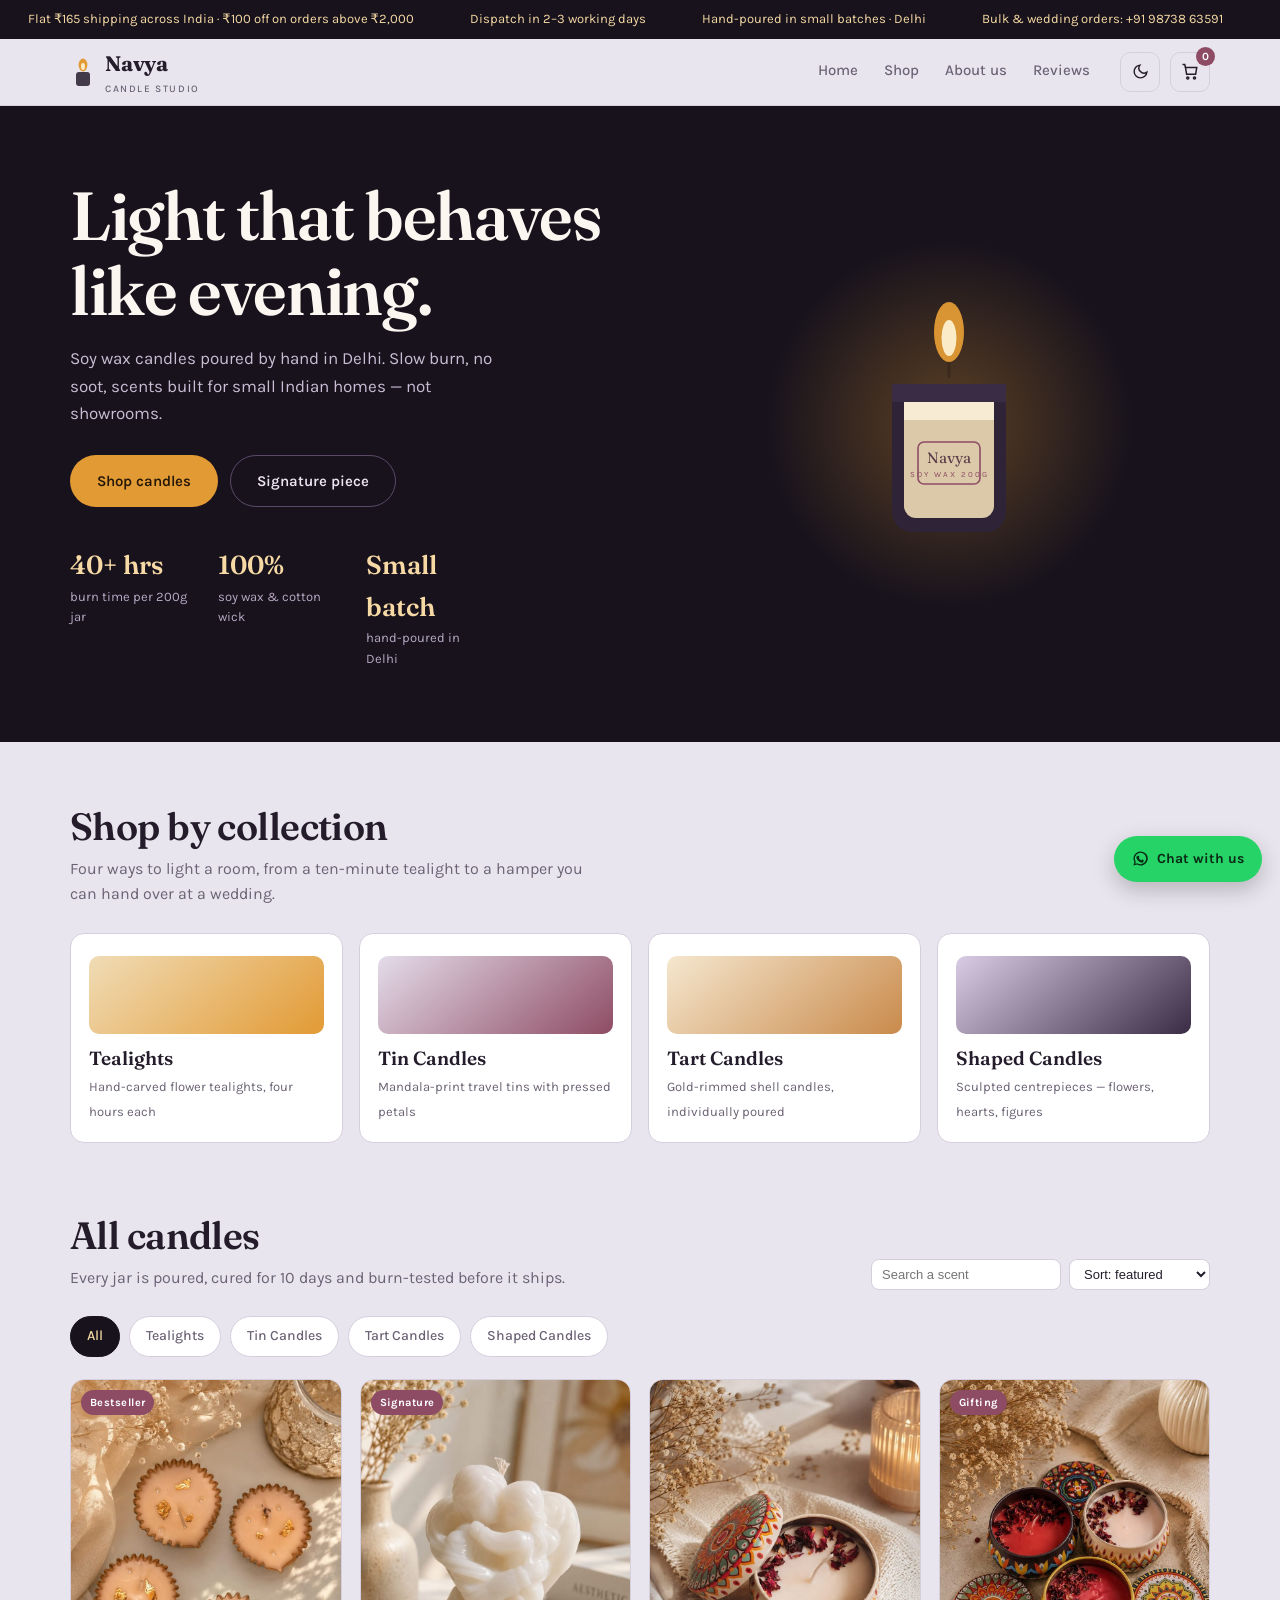
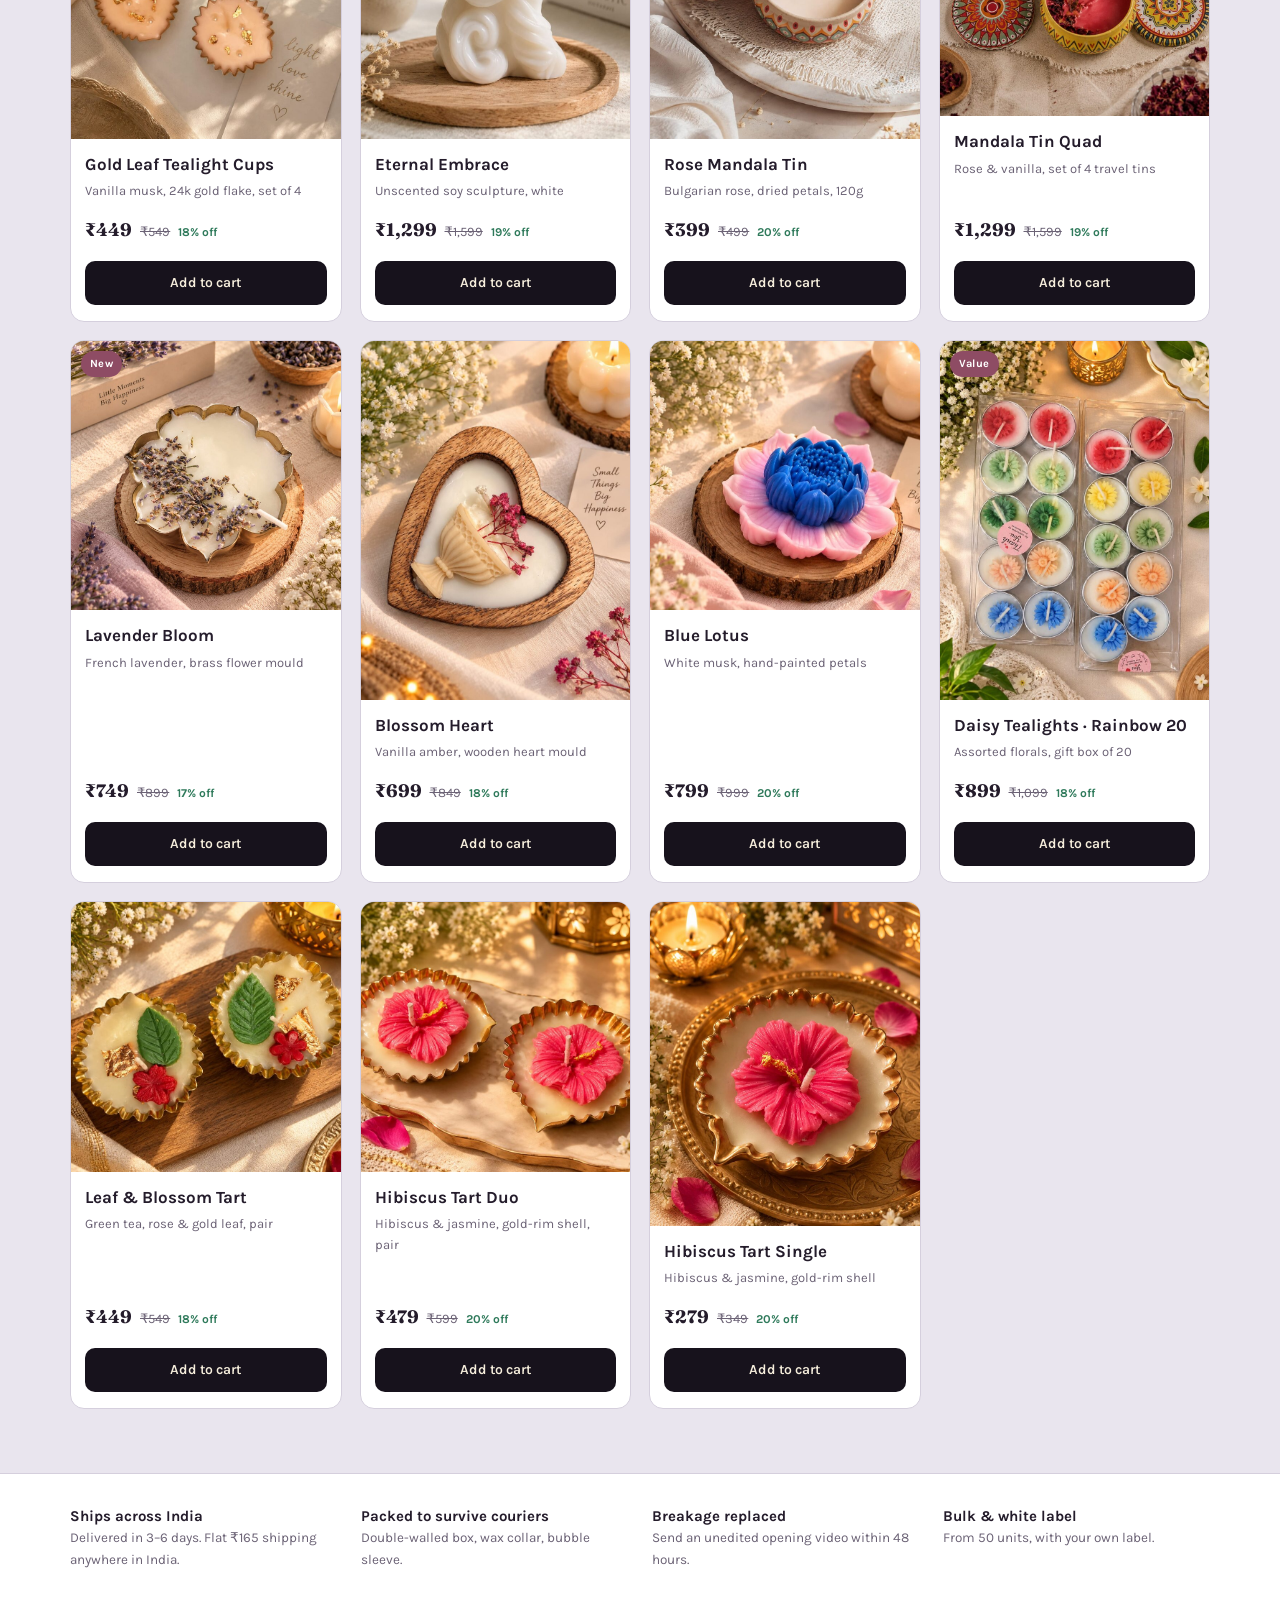
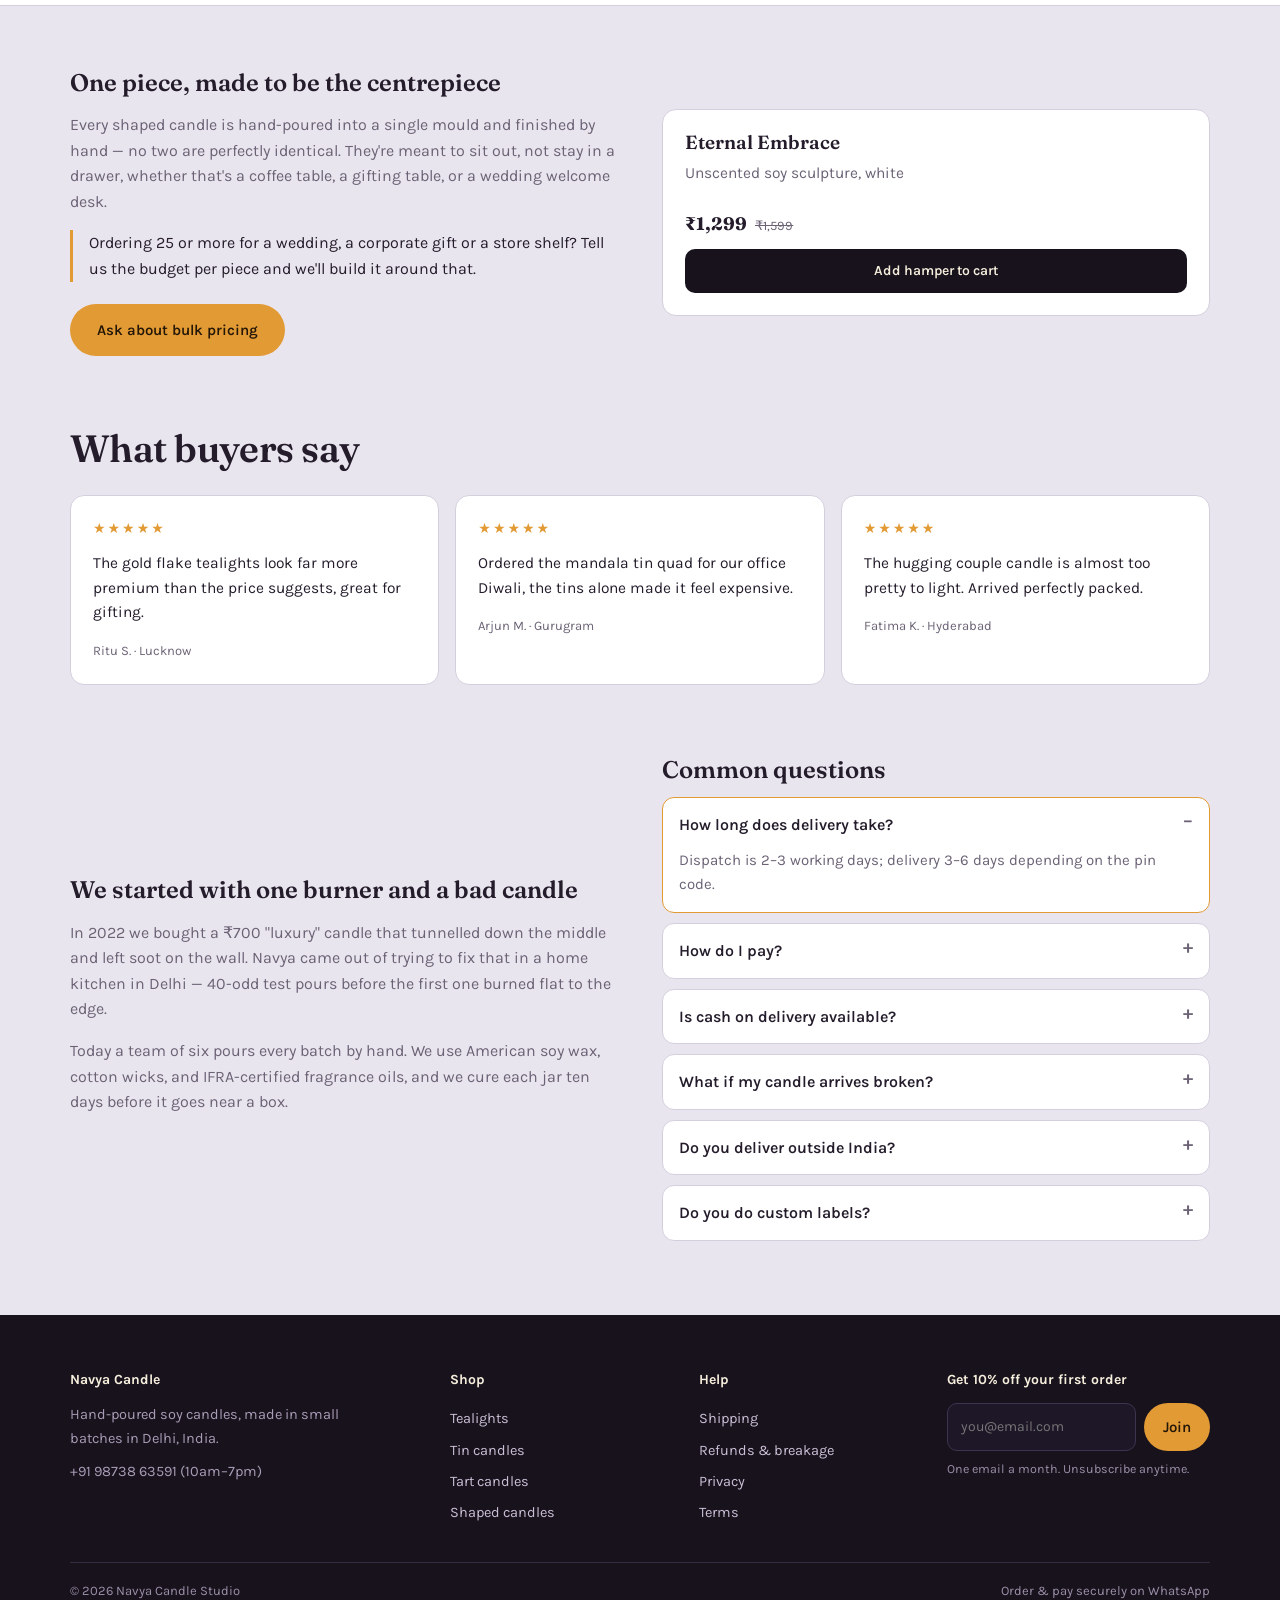
<file: index.html>
<!DOCTYPE html>
<html lang="en">
<head>
<meta charset="utf-8">
<meta name="viewport" content="width=device-width, initial-scale=1">
<title>Navya Candles — Hand-poured soy candles, made in India</title>
<meta name="description" content="Hand-poured soy wax candles, pillars, tealights and gift hampers. Clean burn, 40+ hours, shipped across India.">
<meta name="theme-color" content="#1E1728">
<meta property="og:type" content="website">
<meta property="og:title" content="Navya Candles — Hand-poured soy candles, made in India">
<meta property="og:description" content="Hand-poured soy wax candles, tealights, tins and shaped candles. Shipped across India.">
<meta property="og:image" content="images/eternal-embrace.jpg">
<link rel="icon" href="favicon.svg" type="image/svg+xml">
<link rel="preconnect" href="https://fonts.googleapis.com">
<link rel="preconnect" href="https://fonts.gstatic.com" crossorigin>
<link href="https://fonts.googleapis.com/css2?family=Fraunces:opsz,wght@9..144,400;9..144,600;9..144,700&family=Karla:wght@400;500;600;700&display=swap" rel="stylesheet">
<link rel="stylesheet" href="styles.css">
</head>
<body>

<div class="ticker" aria-label="Store announcements">
  <div class="ticker__track">
    <span>Flat ₹165 shipping across India · ₹100 off on orders above ₹2,000</span><span>Dispatch in 2–3 working days</span><span>Hand-poured in small batches · Delhi</span><span data-if="phone">Bulk &amp; wedding orders: <span data-fill="phone"></span></span>
    <span>Flat ₹165 shipping across India · ₹100 off on orders above ₹2,000</span><span>Dispatch in 2–3 working days</span><span>Hand-poured in small batches · Delhi</span><span data-if="phone">Bulk &amp; wedding orders: <span data-fill="phone"></span></span>
  </div>
</div>

<header class="site">
  <div class="wrap bar">
    <a class="logo" href="#top">
      <svg width="26" height="30" viewBox="0 0 26 30" aria-hidden="true"><ellipse cx="13" cy="8" rx="4.4" ry="6.4" fill="#E29A34"/><ellipse cx="13" cy="9.5" rx="2" ry="3.4" fill="#FBEBC6"/><rect x="6" y="15" width="14" height="14" rx="3" fill="currentColor" opacity=".85"/></svg>
      <span>Navya<small>Candle Studio</small></span>
    </a>
    <button class="iconbtn burger" id="burger" aria-label="Open menu" aria-expanded="false">
      <svg width="18" height="14" viewBox="0 0 18 14" fill="none" stroke="currentColor" stroke-width="2"><path d="M0 1h18M0 7h18M0 13h18"/></svg>
    </button>
    <nav class="main" id="nav">
      <a href="#top">Home</a><a href="#shop">Shop</a><a href="#about">About us</a><a href="#reviews">Reviews</a>
    </nav>
    <div class="tools">
      <button class="iconbtn" id="themeBtn" aria-label="Switch theme">
        <svg width="17" height="17" viewBox="0 0 24 24" fill="none" stroke="currentColor" stroke-width="2"><path d="M21 12.8A9 9 0 1111.2 3a7 7 0 009.8 9.8z"/></svg>
      </button>
      <button class="iconbtn" id="cartBtn" aria-label="Open cart">
        <svg width="18" height="18" viewBox="0 0 24 24" fill="none" stroke="currentColor" stroke-width="2"><path d="M6 6h15l-1.5 9h-12z"/><circle cx="9" cy="20" r="1.4"/><circle cx="18" cy="20" r="1.4"/><path d="M6 6L5 2H2"/></svg>
        <span class="badge" id="cartCount" hidden>0</span>
      </button>
    </div>
  </div>
</header>

<main id="top">
  <div class="hero">
    <div class="wrap">
      <div>
        <h1>Light that behaves<br>like evening.</h1>
        <p class="lede">Soy wax candles poured by hand in Delhi. Slow burn, no soot, scents built for small Indian homes — not showrooms.</p>
        <div class="cta-row">
          <a class="btn btn--amber" href="#shop">Shop candles</a>
          <a class="btn btn--ghost" href="#gifting">Signature piece</a>
        </div>
        <div class="facts">
          <div><b>40+ hrs</b>burn time per 200g jar</div>
          <div><b>100%</b>soy wax &amp; cotton wick</div>
          <div><b>Small batch</b>hand-poured in Delhi</div>
        </div>
      </div>
      <div class="glowstage">
        <svg class="flamewrap" width="210" height="300" viewBox="0 0 210 300" role="img" aria-label="A lit soy candle in a jar">
          <g class="flame">
            <ellipse cx="105" cy="58" rx="15" ry="30" fill="#E29A34" opacity=".95"/>
            <ellipse cx="105" cy="64" rx="7.5" ry="18" fill="#FBEBC6"/>
          </g>
          <rect x="103.5" y="88" width="3" height="16" rx="1.5" fill="#3B2A1C"/>
          <path d="M48 110h114v128a20 20 0 01-20 20H68a20 20 0 01-20-20z" fill="#2E2337"/>
          <path d="M48 110h114v18H48z" fill="#3A2C45"/>
          <path d="M60 128h90v104a12 12 0 01-12 12H72a12 12 0 01-12-12z" fill="#F0DCB6" opacity=".9"/>
          <path d="M60 128h90v18H60z" fill="#F7EBD3"/>
          <rect x="74" y="168" width="62" height="42" rx="6" fill="none" stroke="#8E4C64" stroke-width="1.6"/>
          <text x="105" y="189" text-anchor="middle" font-family="Fraunces, serif" font-size="15" fill="#5A3B47">Navya</text>
          <text x="105" y="203" text-anchor="middle" font-family="Karla, sans-serif" font-size="8" letter-spacing="2" fill="#8E4C64">SOY WAX 200G</text>
        </svg>
      </div>
    </div>
  </div>

  <section>
    <div class="wrap">
      <div class="sec-head">
        <div>
          <h2>Shop by collection</h2>
          <p>Four ways to light a room, from a ten-minute tealight to a hamper you can hand over at a wedding.</p>
        </div>
      </div>
      <div class="cols" id="cols"></div>
    </div>
  </section>

  <section id="shop" style="padding-top:8px">
    <div class="wrap">
      <div class="sec-head">
        <div>
          <h2>All candles</h2>
          <p>Every jar is poured, cured for 10 days and burn-tested before it ships.</p>
        </div>
        <div style="display:flex; gap:8px; flex-wrap:wrap">
          <input id="search" class="mini" type="search" placeholder="Search a scent" style="min-width:180px">
          <select id="sort" class="mini">
            <option value="">Sort: featured</option>
            <option value="price-asc">Price: low to high</option>
            <option value="price-desc">Price: high to low</option>
            <option value="new">Newest first</option>
          </select>
        </div>
      </div>
      <div class="chips" id="chips" role="group" aria-label="Filter products"></div>
      <div class="grid" id="grid">
        <div class="skeleton"></div><div class="skeleton"></div><div class="skeleton"></div><div class="skeleton"></div>
      </div>
    </div>
  </section>

  <div class="usp">
    <div class="wrap">
      <div><h3>Ships across India</h3><p>Delivered in 3–6 days. Flat ₹165 shipping anywhere in India.</p></div>
      <div><h3>Packed to survive couriers</h3><p>Double-walled box, wax collar, bubble sleeve.</p></div>
      <div><h3>Breakage replaced</h3><p>Send an unedited opening video within 48 hours.</p></div>
      <div><h3>Bulk &amp; white label</h3><p>From 50 units, with your own label.</p></div>
    </div>
  </div>

  <section id="gifting">
    <div class="wrap about">
      <div>
        <h2>One piece, made to be the centrepiece</h2>
        <p>Every shaped candle is hand-poured into a single mould and finished by hand — no two are perfectly identical. They're meant to sit out, not stay in a drawer, whether that's a coffee table, a gifting table, or a wedding welcome desk.</p>
        <p class="note">Ordering 25 or more for a wedding, a corporate gift or a store shelf? Tell us the budget per piece and we'll build it around that.</p>
        <a class="btn btn--amber" href="#contact" style="margin-top:6px">Ask about bulk pricing</a>
      </div>
      <div id="hamperCard"></div>
    </div>
  </section>

  <section id="reviews" style="padding-top:8px">
    <div class="wrap">
      <div class="sec-head"><div><h2>What buyers say</h2></div></div>
      <div class="tstrip" id="reviewStrip"></div>
    </div>
  </section>

  <section id="about" style="padding-top:8px">
    <div class="wrap about">
      <div>
        <h2>We started with one burner and a bad candle</h2>
        <p>In 2022 we bought a ₹700 "luxury" candle that tunnelled down the middle and left soot on the wall. Navya came out of trying to fix that in a home kitchen in Delhi — 40-odd test pours before the first one burned flat to the edge.</p>
        <p>Today a team of six pours every batch by hand. We use American soy wax, cotton wicks, and IFRA-certified fragrance oils, and we cure each jar ten days before it goes near a box.</p>
      </div>
      <div id="faq">
        <h2 style="font-size:24px; margin-bottom:14px">Common questions</h2>
        <details open><summary>How long does delivery take?</summary><p>Dispatch is 2–3 working days; delivery 3–6 days depending on the pin code.</p></details>
        <details><summary>How do I pay?</summary><p>Add candles to your cart and tap Order on WhatsApp. Your order details open in WhatsApp, we confirm them and share the UPI payment details right there.</p></details>
        <details><summary>Is cash on delivery available?</summary><p>No. Candles are fragile and COD returns usually arrive broken, so we ship prepaid only.</p></details>
        <details><summary>What if my candle arrives broken?</summary><p>Record an unedited opening video with no pauses or cuts and send it within 48 hours. We replace or refund, your choice.</p></details>
        <details><summary>Do you deliver outside India?</summary><p>For international orders, please message us on WhatsApp and we will help you with availability and shipping.</p></details>
        <details><summary>Do you do custom labels?</summary><p>Yes, from 50 units. Send your logo as PNG or PDF and we'll share a print proof before production.</p></details>
      </div>
    </div>
  </section>
</main>

<footer id="contact">
  <div class="wrap">
    <div class="fgrid">
      <div>
        <h4>Navya Candle</h4>
        <p style="margin:0 0 10px; max-width:34ch; color:#A99CB6">Hand-poured soy candles, made in small batches in Delhi, India.</p>
        <p style="margin:0; color:#A99CB6"><span data-if="email"><span data-fill="email"></span><br></span><span data-if="phone"><span data-fill="phone"></span> (10am–7pm)</span></p>
      </div>
      <div><h4>Shop</h4><a href="#shop">Tealights</a><a href="#shop">Tin candles</a><a href="#shop">Tart candles</a><a href="#gifting">Shaped candles</a></div>
      <div><h4>Help</h4><a href="policies.html#shipping">Shipping</a><a href="policies.html#refunds">Refunds &amp; breakage</a><a href="policies.html#privacy">Privacy</a><a href="policies.html#terms">Terms</a></div>
      <div>
        <h4>Get 10% off your first order</h4>
        <div style="display:flex; gap:8px; margin-top:4px">
          <input id="mail" type="email" placeholder="you@email.com" style="flex:1; min-width:0; padding:11px 13px; border-radius:10px; border:1px solid #3F3450; background:#1E1728; color:#EEE6F3; font:inherit; font-size:14px">
          <button class="btn btn--amber" id="joinBtn" style="padding:11px 18px">Join</button>
        </div>
        <p id="mailNote" style="font-size:12.5px; color:#9C8FA9; margin:8px 0 0">One email a month. Unsubscribe anytime.</p>
      </div>
    </div>
    <div class="fbottom"><span>© 2026 Navya Candle Studio</span><span>Order &amp; pay securely on WhatsApp</span></div>
  </div>
</footer>

<a class="wa" id="waFloat" href="#" target="_blank" rel="noopener" aria-label="Chat on WhatsApp" hidden>
  <svg width="17" height="17" viewBox="0 0 24 24" fill="currentColor"><path d="M12 2a10 10 0 00-8.6 15L2 22l5.2-1.4A10 10 0 1012 2zm0 18a8 8 0 01-4.1-1.1l-.3-.2-3 .8.8-2.9-.2-.3A8 8 0 1112 20zm4.4-5.8c-.2-.1-1.4-.7-1.6-.8s-.4-.1-.5.1-.6.8-.8 1-.3.2-.5.1a6.5 6.5 0 01-3.2-2.8c-.2-.4.2-.4.6-1.2.1-.2 0-.3 0-.5l-.7-1.7c-.2-.4-.4-.4-.5-.4h-.5a1 1 0 00-.7.3A3 3 0 006 10c0 1.8 1.3 3.5 1.5 3.7a11 11 0 004.2 3.7c1.5.6 2.1.6 2.9.5a2.5 2.5 0 001.6-1.2 2 2 0 00.1-1.1z"/></svg>
  Chat with us
</a>

<div class="scrim" id="scrim"></div>
<aside class="drawer" id="drawer" aria-label="Shopping cart" aria-hidden="true">
  <header><h2>Your cart</h2><button class="iconbtn" id="closeCart" aria-label="Close cart">✕</button></header>
  <div class="items" id="items"></div>
  <div class="checkout">
    <div id="quoteBox">
      <div class="row"><span>Subtotal</span><span id="sub">₹0</span></div>
      <div class="row" id="discRow" hidden><span>Discount</span><span id="disc">–₹0</span></div>
      <div class="row"><span>Shipping</span><span id="ship">—</span></div>
      <div class="row total"><span>Total</span><span id="tot">₹0</span></div>
    </div>
    <div class="offerbar" id="offerBar" hidden><i id="offerFill"></i></div>
    <p class="freeship" id="freeNote" style="margin:0 0 10px"></p>
    <div id="cartMsg"></div>
    <button class="btn btn--amber" id="payBtn" style="width:100%; justify-content:center">Checkout</button>
    <p style="margin:8px 0 0; font-size:13px; color:var(--muted)">Outside India? <a data-wa data-text="Hi! I would like to order from outside India." href="#" target="_blank" rel="noopener" style="text-decoration:underline">Message us on WhatsApp</a></p>
  </div>
</aside>

<!-- checkout -->
<div class="modal" id="checkoutModal">
  <div class="modal__box">
    <h2>Delivery details</h2>
    <p style="color:var(--muted); margin:4px 0 16px; font-size:14px">Prepaid only. Your order opens in WhatsApp and we share the UPI payment details there.</p>
    <p style="margin:-6px 0 12px; font-size:13px; color:var(--muted)">Delivering outside India? <a data-wa data-text="Hi! I would like to order from outside India." href="#" target="_blank" rel="noopener" style="text-decoration:underline">Message us on WhatsApp</a></p>
    <div id="coError"></div>
    <input id="f_website" name="website" class="hp" tabindex="-1" autocomplete="off" aria-hidden="true">
    <label class="field"><span>Full name</span><input id="f_name" autocomplete="name"><small class="ferr" data-for="f_name" hidden></small></label>
    <div class="two">
      <label class="field"><span>Email</span><input id="f_email" type="email" autocomplete="email"><small class="ferr" data-for="f_email" hidden></small></label>
      <label class="field"><span>Mobile number</span><input id="f_phone" inputmode="numeric" autocomplete="tel" placeholder="10 digits"><small class="ferr" data-for="f_phone" hidden></small></label>
    </div>
    <label class="field"><span>Address</span><textarea id="f_address" autocomplete="street-address" placeholder="Flat / house number, street, landmark"></textarea><small class="ferr" data-for="f_address" hidden></small></label>
    <div class="two">
      <label class="field"><span>City</span><input id="f_city" autocomplete="address-level2"><small class="ferr" data-for="f_city" hidden></small></label>
      <label class="field"><span>State</span><select id="f_state" autocomplete="address-level1"><option value="">Select state</option><option>Andaman and Nicobar Islands</option><option>Andhra Pradesh</option><option>Arunachal Pradesh</option><option>Assam</option><option>Bihar</option><option>Chandigarh</option><option>Chhattisgarh</option><option>Dadra and Nagar Haveli and Daman and Diu</option><option>Delhi</option><option>Goa</option><option>Gujarat</option><option>Haryana</option><option>Himachal Pradesh</option><option>Jammu and Kashmir</option><option>Jharkhand</option><option>Karnataka</option><option>Kerala</option><option>Ladakh</option><option>Lakshadweep</option><option>Madhya Pradesh</option><option>Maharashtra</option><option>Manipur</option><option>Meghalaya</option><option>Mizoram</option><option>Nagaland</option><option>Odisha</option><option>Puducherry</option><option>Punjab</option><option>Rajasthan</option><option>Sikkim</option><option>Tamil Nadu</option><option>Telangana</option><option>Tripura</option><option>Uttar Pradesh</option><option>Uttarakhand</option><option>West Bengal</option></select><small class="ferr" data-for="f_state" hidden></small></label>
    </div>
    <div class="two">
      <label class="field"><span>PIN code</span><input id="f_pin" inputmode="numeric" maxlength="6" autocomplete="postal-code"><small class="ferr" data-for="f_pin" hidden></small></label>
      <label class="field"><span>Note for us (optional)</span><input id="f_note" placeholder="Gift message, delivery timing"></label>
    </div>
    <div id="coSummary" style="margin:14px 0"></div>
    <div style="display:flex; gap:10px; flex-wrap:wrap">
      <button class="btn btn--wa" id="waBtn">Order on WhatsApp</button>
      <button class="mini" id="coClose">Back to cart</button>
    </div>
    <p style="margin:14px 0 0; font-size:12.5px; color:var(--muted)">Secure ordering · Breakage replaced · Delivered in 3–6 days · Your details stay private</p>
  </div>
</div>

<!-- order tracking -->


<div class="toast" id="toast" role="status" aria-live="polite"></div>
<script src="app.js"></script>
</body>
</html>
</file>
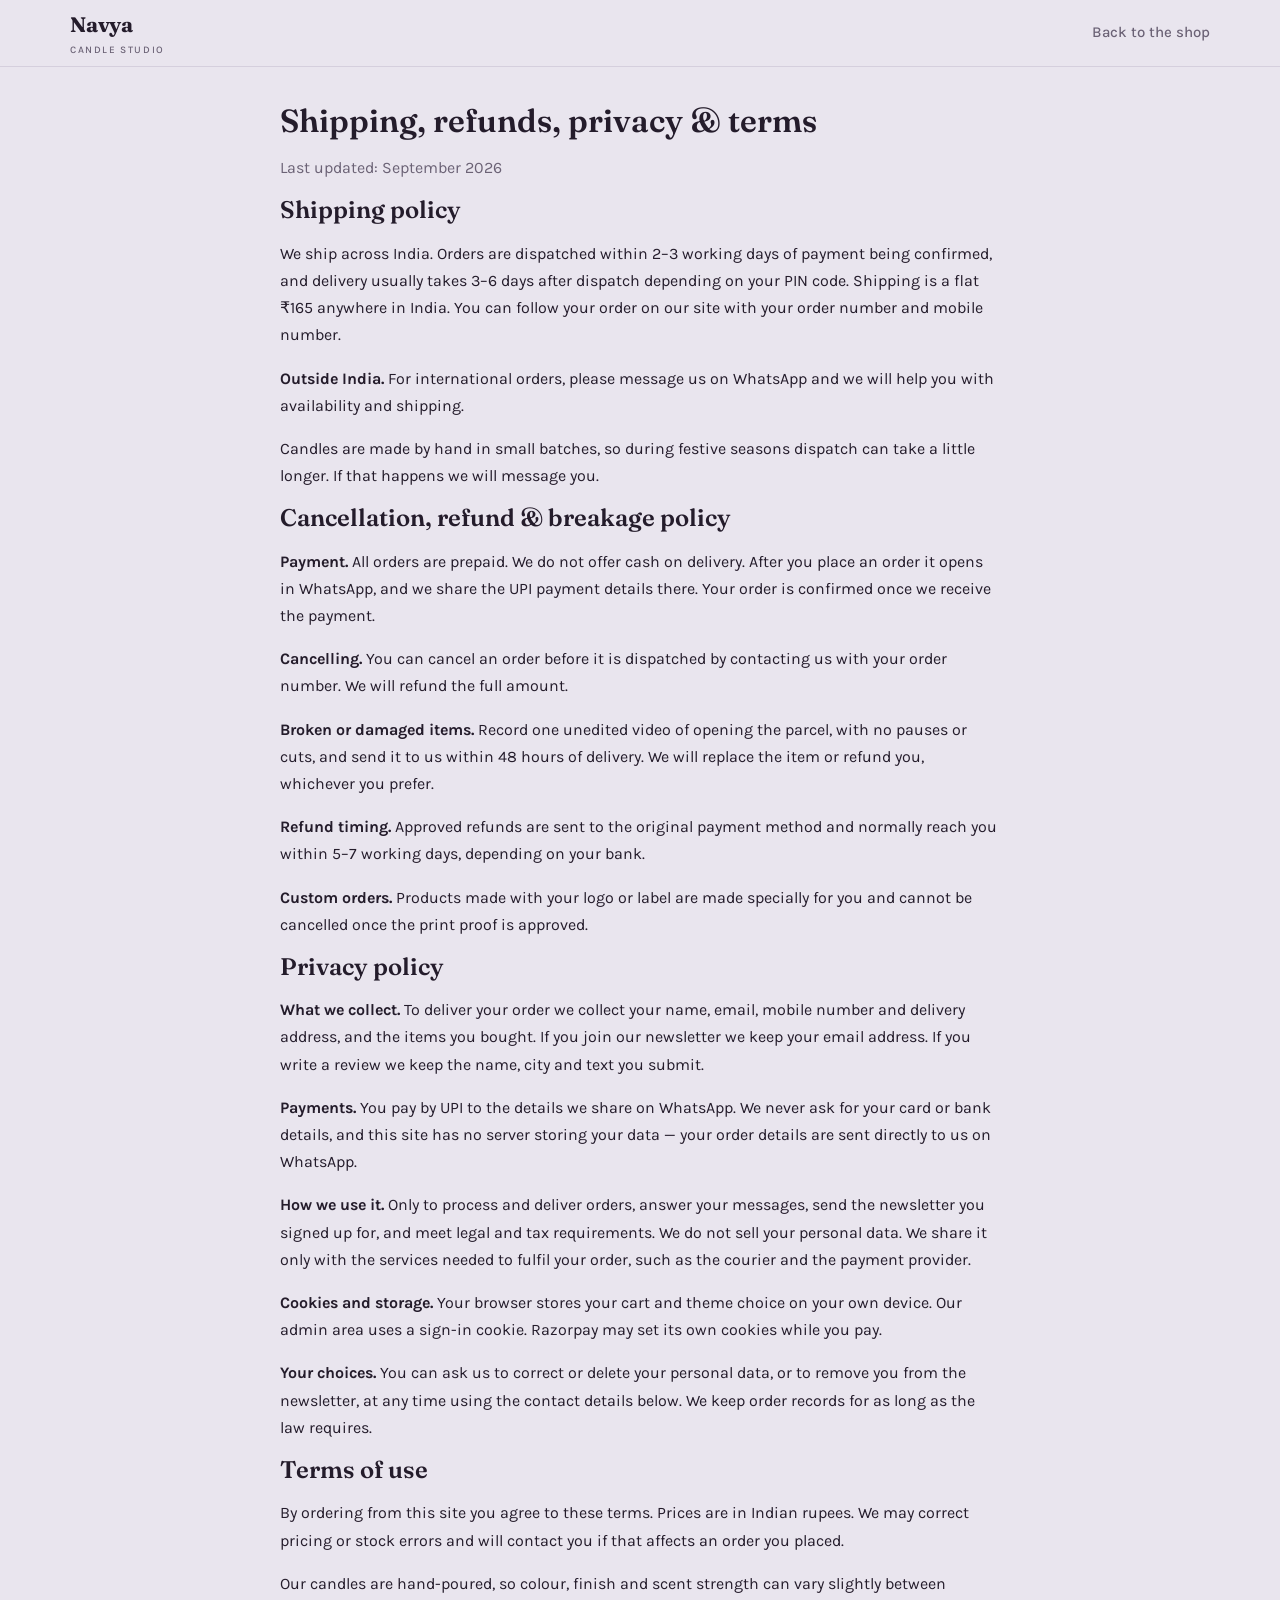
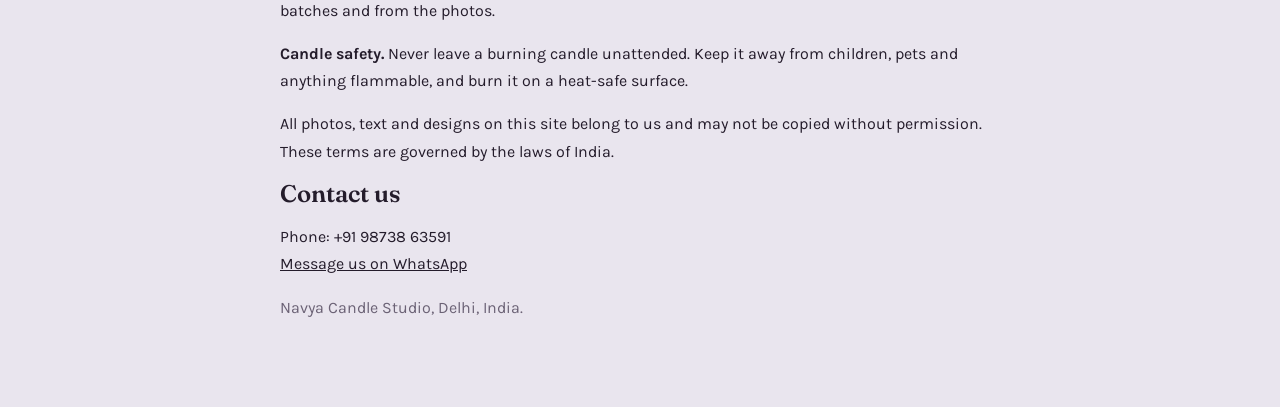
<file: policies.html>
<!DOCTYPE html>
<html lang="en">
<head>
<meta charset="utf-8">
<meta name="viewport" content="width=device-width, initial-scale=1">
<title>Shipping, refunds, privacy and terms — Navya Candles</title>
<meta name="description" content="Shipping, cancellation and refund policy, privacy policy and terms of use for Navya Candles.">
<link rel="icon" href="favicon.svg" type="image/svg+xml">
<link href="https://fonts.googleapis.com/css2?family=Fraunces:opsz,wght@9..144,400;9..144,600&family=Karla:wght@400;500;600;700&display=swap" rel="stylesheet">
<link rel="stylesheet" href="styles.css">
<!-- OWNER: read every section once and edit anything that does not match how you really run the shop
     (return window, refund timing, business address). Razorpay checks that these pages exist when it activates your account. -->
</head>
<body>
<header class="site">
  <div class="wrap bar">
    <a class="logo" href="index.html"><span>Navya<small>Candle Studio</small></span></a>
    <nav class="main" style="display:flex"><a href="index.html">Back to the shop</a></nav>
  </div>
</header>

<main class="wrap" style="max-width:760px; padding:36px 20px 70px; line-height:1.7">
  <h1>Shipping, refunds, privacy &amp; terms</h1>
  <p style="color:var(--muted)">Last updated: September 2026</p>

  <h2 id="shipping">Shipping policy</h2>
  <p>We ship across India. Orders are dispatched within 2–3 working days of payment being confirmed, and delivery usually takes 3–6 days after dispatch depending on your PIN code. Shipping is a flat ₹165 anywhere in India. You can follow your order on our site with your order number and mobile number.</p>
  <p><b>Outside India.</b> For international orders, please message us on WhatsApp and we will help you with availability and shipping.</p>
  <p>Candles are made by hand in small batches, so during festive seasons dispatch can take a little longer. If that happens we will message you.</p>

  <h2 id="refunds">Cancellation, refund &amp; breakage policy</h2>
  <p><b>Payment.</b> All orders are prepaid. We do not offer cash on delivery. After you place an order it opens in WhatsApp, and we share the UPI payment details there. Your order is confirmed once we receive the payment.</p>
  <p><b>Cancelling.</b> You can cancel an order before it is dispatched by contacting us with your order number. We will refund the full amount.</p>
  <p><b>Broken or damaged items.</b> Record one unedited video of opening the parcel, with no pauses or cuts, and send it to us within 48 hours of delivery. We will replace the item or refund you, whichever you prefer.</p>
  <p><b>Refund timing.</b> Approved refunds are sent to the original payment method and normally reach you within 5–7 working days, depending on your bank.</p>
  <p><b>Custom orders.</b> Products made with your logo or label are made specially for you and cannot be cancelled once the print proof is approved.</p>

  <h2 id="privacy">Privacy policy</h2>
  <p><b>What we collect.</b> To deliver your order we collect your name, email, mobile number and delivery address, and the items you bought. If you join our newsletter we keep your email address. If you write a review we keep the name, city and text you submit.</p>
  <p><b>Payments.</b> You pay by UPI to the details we share on WhatsApp. We never ask for your card or bank details, and this site has no server storing your data — your order details are sent directly to us on WhatsApp.</p>
  <p><b>How we use it.</b> Only to process and deliver orders, answer your messages, send the newsletter you signed up for, and meet legal and tax requirements. We do not sell your personal data. We share it only with the services needed to fulfil your order, such as the courier and the payment provider.</p>
  <p><b>Cookies and storage.</b> Your browser stores your cart and theme choice on your own device. Our admin area uses a sign-in cookie. Razorpay may set its own cookies while you pay.</p>
  <p><b>Your choices.</b> You can ask us to correct or delete your personal data, or to remove you from the newsletter, at any time using the contact details below. We keep order records for as long as the law requires.</p>

  <h2 id="terms">Terms of use</h2>
  <p>By ordering from this site you agree to these terms. Prices are in Indian rupees. We may correct pricing or stock errors and will contact you if that affects an order you placed.</p>
  <p>Our candles are hand-poured, so colour, finish and scent strength can vary slightly between batches and from the photos.</p>
  <p><b>Candle safety.</b> Never leave a burning candle unattended. Keep it away from children, pets and anything flammable, and burn it on a heat-safe surface.</p>
  <p>All photos, text and designs on this site belong to us and may not be copied without permission. These terms are governed by the laws of India.</p>

  <h2 id="contact">Contact us</h2>
  <p>
    <span data-if="phone">Phone: <span data-fill="phone"></span><br></span>
    <span data-if="email">Email: <span data-fill="email"></span><br></span>
    <a data-wa href="#" target="_blank" rel="noopener">Message us on WhatsApp</a>
  </p>
  <p style="color:var(--muted)">Navya Candle Studio, <span data-fill="address">Delhi, India</span>.</p>
</main>
<script src="policies.js"></script>

</body>
</html>
</file>
<file: styles.css>
:root{
  --night:#17121C;
  --night-2:#241B2C;
  --paper:#E9E5EE;
  --card:#FFFFFF;
  --ink:#241C2B;
  --muted:#6B6275;
  --amber:#E29A34;
  --amber-soft:#F6D9A4;
  --rose:#8E4C64;
  --line:#D5CFDD;
  --ok:#2F7A5B;
  --radius:14px;
  --maxw:1180px;
}
:root:not([data-theme="light"]){
  @media (prefers-color-scheme: dark){}
}
@media (prefers-color-scheme: dark){
  :root:not([data-theme="light"]){
    --paper:#141019;
    --card:#1D1725;
    --ink:#ECE6F1;
    --muted:#A89FB4;
    --line:#332B3E;
  }
}
:root[data-theme="dark"]{
  --paper:#141019; --card:#1D1725; --ink:#ECE6F1; --muted:#A89FB4; --line:#332B3E;
}

*{box-sizing:border-box}
html{scroll-behavior:smooth}
body{
  margin:0; background:var(--paper); color:var(--ink);
  font-family:"Karla",system-ui,-apple-system,"Segoe UI",sans-serif;
  font-size:16px; line-height:1.6; -webkit-font-smoothing:antialiased;
}
img{max-width:100%}
a{color:inherit}
button{font:inherit; cursor:pointer}
h1,h2,h3{font-family:"Fraunces",Georgia,"Times New Roman",serif; font-weight:600; line-height:1.1; margin:0}
.wrap{max-width:var(--maxw); margin:0 auto; padding:0 20px}
:focus-visible{outline:2.5px solid var(--amber); outline-offset:3px; border-radius:4px}

/* ---------- announcement ticker ---------- */
.ticker{background:var(--night); color:var(--amber-soft); font-size:13px; overflow:hidden; white-space:nowrap}
.ticker__track{display:inline-flex; gap:56px; padding:9px 28px; animation:slide 28s linear infinite}
.ticker__track span{flex:none}
@keyframes slide{from{transform:translateX(0)}to{transform:translateX(-50%)}}
@media (prefers-reduced-motion:reduce){.ticker__track{animation:none}}

/* ---------- header ---------- */
header.site{position:sticky; top:0; z-index:40; background:color-mix(in srgb, var(--paper) 88%, transparent); backdrop-filter:blur(10px); border-bottom:1px solid var(--line)}
.bar{display:flex; align-items:center; gap:18px; height:66px}
.logo{display:flex; align-items:center; gap:9px; text-decoration:none; font-family:"Fraunces",serif; font-size:21px; font-weight:700; letter-spacing:-.01em}
.logo small{display:block; font-family:"Karla",sans-serif; font-size:10px; font-weight:500; letter-spacing:.16em; color:var(--muted); text-transform:uppercase}
nav.main{margin-left:auto; display:flex; gap:26px}
nav.main a{text-decoration:none; font-size:15px; font-weight:500; color:var(--muted); padding-bottom:2px; border-bottom:1.5px solid transparent}
nav.main a:hover{color:var(--ink); border-color:var(--amber)}
.tools{display:flex; align-items:center; gap:10px; margin-left:12px}
.iconbtn{position:relative; background:none; border:1px solid var(--line); border-radius:10px; width:40px; height:40px; display:grid; place-items:center; color:var(--ink)}
.iconbtn:hover{border-color:var(--amber)}
.badge{position:absolute; top:-6px; right:-6px; min-width:19px; height:19px; padding:0 5px; border-radius:99px; background:var(--rose); color:#fff; font-size:11px; font-weight:700; display:grid; place-items:center}
.burger{display:none}
@media(max-width:860px){
  nav.main{display:none; position:absolute; top:66px; left:0; right:0; background:var(--card); border-bottom:1px solid var(--line); flex-direction:column; gap:0; padding:6px 20px 14px}
  nav.main.open{display:flex}
  nav.main a{padding:12px 0; border-bottom:1px solid var(--line)}
  .burger{display:grid; margin-left:auto}
}

/* ---------- hero ---------- */
.hero{position:relative; background:var(--night); color:#F3EDF6; overflow:hidden}
.hero .wrap{display:grid; grid-template-columns:1.05fr .95fr; gap:40px; align-items:center; padding-top:72px; padding-bottom:72px}
.hero h1{font-size:clamp(38px,6vw,68px); letter-spacing:-.02em; color:#FBF6F0}
.hero p.lede{color:#C9BDD4; max-width:44ch; margin:18px 0 28px; font-size:17px}
.hero .cta-row{display:flex; gap:12px; flex-wrap:wrap}
.btn{display:inline-flex; align-items:center; gap:8px; border-radius:99px; padding:13px 26px; font-weight:600; font-size:15px; text-decoration:none; border:1px solid transparent}
.btn--amber{background:var(--amber); color:#241708}
.btn--amber:hover{background:#F0AC46}
.btn--ghost{border-color:#5A4A68; color:#EDE4F3}
.btn--ghost:hover{border-color:var(--amber-soft)}
.hero .facts{display:flex; gap:28px; margin-top:38px; flex-wrap:wrap}
.hero .facts div{font-size:13px; color:#B7A9C4; max-width:15ch}
.hero .facts b{display:block; font-family:"Fraunces",serif; font-size:26px; color:var(--amber-soft); font-weight:600}
.glowstage{display:grid; place-items:center; position:relative; min-height:360px}
.glowstage::after{content:""; position:absolute; width:420px; height:420px; border-radius:50%;
  background:radial-gradient(circle, rgba(226,154,52,.34), rgba(226,154,52,0) 62%); pointer-events:none}
.flamewrap{position:relative; z-index:2}
.flame{transform-origin:50% 100%; animation:flicker 3.6s ease-in-out infinite}
@keyframes flicker{0%,100%{transform:scale(1) translateX(0)}35%{transform:scale(1.07,.96) translateX(1.5px)}70%{transform:scale(.95,1.05) translateX(-1.5px)}}
@media (prefers-reduced-motion:reduce){.flame{animation:none}}
@media(max-width:860px){
  .hero .wrap{grid-template-columns:1fr; padding-top:44px; padding-bottom:52px}
  .glowstage{order:-1; min-height:260px}
  .glowstage::after{width:280px;height:280px}
}

/* ---------- sections ---------- */
section{padding:64px 0}
.sec-head{display:flex; align-items:end; justify-content:space-between; gap:20px; margin-bottom:26px; flex-wrap:wrap}
.sec-head h2{font-size:clamp(26px,3.4vw,38px); letter-spacing:-.015em}
.sec-head p{margin:8px 0 0; color:var(--muted); max-width:52ch}

/* collections */
.cols{display:grid; grid-template-columns:repeat(4,1fr); gap:16px}
.col{position:relative; border-radius:var(--radius); padding:22px 18px 18px; text-decoration:none; border:1px solid var(--line); background:var(--card); display:block}
.col:hover{border-color:var(--amber)}
.col h3{font-size:19px; margin-bottom:4px}
.col span{font-size:13px; color:var(--muted)}
.col .swatch{width:100%; height:78px; border-radius:10px; margin-bottom:14px}
@media(max-width:860px){.cols{grid-template-columns:repeat(2,1fr)}}

/* filters + products */
.chips{display:flex; gap:9px; flex-wrap:wrap; margin-bottom:22px}
.chip{border:1px solid var(--line); background:var(--card); color:var(--muted); border-radius:99px; padding:8px 16px; font-size:14px; font-weight:500}
.chip[aria-pressed="true"]{background:var(--night); border-color:var(--night); color:var(--amber-soft)}
.grid{display:grid; grid-template-columns:repeat(4,1fr); gap:18px}
@media(max-width:1000px){.grid{grid-template-columns:repeat(3,1fr)}}
@media(max-width:760px){.grid{grid-template-columns:repeat(2,1fr); gap:12px}}
.card{background:var(--card); border:1px solid var(--line); border-radius:var(--radius); overflow:hidden; display:flex; flex-direction:column}
.card__art{position:relative; aspect-ratio:1/1; display:grid; place-items:center}
.tag{position:absolute; top:10px; left:10px; background:var(--rose); color:#fff; font-size:11px; font-weight:700; letter-spacing:.04em; padding:4px 9px; border-radius:99px}
.card__body{padding:14px 14px 16px; display:flex; flex-direction:column; gap:6px; flex:1}
.card__body h3{font-size:17px; font-family:"Karla",sans-serif; font-weight:700; line-height:1.3}
.scent{font-size:13px; color:var(--muted); margin:0}
.price{display:flex; align-items:baseline; gap:8px; margin-top:auto; padding-top:8px}
.price b{font-size:18px; font-family:"Fraunces",serif}
.price s{color:var(--muted); font-size:13px}
.price em{font-style:normal; font-size:12px; font-weight:700; color:var(--ok)}
.add{margin-top:10px; width:100%; background:var(--night); color:#F6EEDC; border:none; border-radius:10px; padding:11px; font-weight:600; font-size:14px}
.add:hover{background:var(--night-2)}
.add.added{background:var(--ok)}

/* usp */
.usp{background:var(--card); border-top:1px solid var(--line); border-bottom:1px solid var(--line)}
.usp .wrap{display:grid; grid-template-columns:repeat(4,1fr); gap:24px; padding-top:34px; padding-bottom:34px}
.usp h3{font-family:"Karla",sans-serif; font-size:15px; font-weight:700; margin-bottom:3px}
.usp p{margin:0; font-size:13.5px; color:var(--muted)}
@media(max-width:760px){.usp .wrap{grid-template-columns:repeat(2,1fr)}}

/* testimonials */
.tstrip{display:grid; grid-template-columns:repeat(3,1fr); gap:16px}
@media(max-width:860px){.tstrip{grid-template-columns:1fr}}
.tcard{background:var(--card); border:1px solid var(--line); border-radius:var(--radius); padding:22px}
.tcard p{margin:10px 0 16px; font-size:15.5px}
.tcard .who{font-size:13px; color:var(--muted)}
.stars{color:var(--amber); letter-spacing:2px; font-size:14px}

/* about */
.about{display:grid; grid-template-columns:1fr 1fr; gap:44px; align-items:center}
@media(max-width:860px){.about{grid-template-columns:1fr; gap:26px}}
.about p{color:var(--muted)}
.about .note{border-left:3px solid var(--amber); padding-left:16px; color:var(--ink)}

/* faq */
details{background:var(--card); border:1px solid var(--line); border-radius:12px; padding:14px 16px; margin-bottom:10px}
details[open]{border-color:var(--amber)}
summary{cursor:pointer; font-weight:600; list-style:none}
summary::-webkit-details-marker{display:none}
summary::after{content:"+"; float:right; color:var(--muted); font-size:19px; line-height:1}
details[open] summary::after{content:"–"}
details p{margin:10px 0 2px; color:var(--muted); font-size:15px}

/* footer */
footer{background:var(--night); color:#CBBFD6; padding:54px 0 28px; font-size:14.5px}
footer h4{font-family:"Karla",sans-serif; font-size:14px; color:#F6EEDC; margin:0 0 12px}
.fgrid{display:grid; grid-template-columns:1.6fr 1fr 1fr 1.2fr; gap:30px}
@media(max-width:860px){.fgrid{grid-template-columns:1fr 1fr}}
footer a{text-decoration:none; display:block; padding:4px 0; color:#CBBFD6}
footer a:hover{color:var(--amber-soft)}
.fbottom{border-top:1px solid #362C42; margin-top:34px; padding-top:18px; display:flex; justify-content:space-between; gap:14px; flex-wrap:wrap; font-size:13px; color:#9C8FA9}

/* cart drawer */
.scrim{position:fixed; inset:0; background:rgba(15,10,20,.55); opacity:0; pointer-events:none; transition:opacity .22s; z-index:60}
.scrim.show{opacity:1; pointer-events:auto}
.drawer{position:fixed; top:0; right:0; height:100%; width:min(420px,92vw); background:var(--paper); z-index:61;
  transform:translateX(102%); transition:transform .26s ease; display:flex; flex-direction:column; border-left:1px solid var(--line)}
.drawer.show{transform:none}
@media (prefers-reduced-motion:reduce){.drawer{transition:none}}
.drawer header{display:flex; align-items:center; justify-content:space-between; padding:18px 20px; border-bottom:1px solid var(--line)}
.drawer header h2{font-size:21px}
.items{flex:1; overflow-y:auto; padding:8px 20px}
.item{display:grid; grid-template-columns:56px 1fr auto; gap:12px; align-items:center; padding:14px 0; border-bottom:1px solid var(--line)}
.item .nm{font-weight:600; font-size:15px}
.item .pr{font-size:13px; color:var(--muted)}
.qty{display:flex; align-items:center; gap:4px; border:1px solid var(--line); border-radius:99px; padding:2px}
.qty button{width:26px; height:26px; border:none; background:none; border-radius:50%; color:var(--ink); font-size:16px; line-height:1}
.qty button:hover{background:var(--line)}
.qty span{min-width:20px; text-align:center; font-size:14px; font-weight:600}
.empty{text-align:center; color:var(--muted); padding:60px 10px}
.empty b{display:block; color:var(--ink); font-family:"Fraunces",serif; font-size:19px; margin-bottom:6px}
.checkout{border-top:1px solid var(--line); padding:18px 20px 22px; background:var(--card)}
.row{display:flex; justify-content:space-between; font-size:14px; color:var(--muted); margin-bottom:6px}
.row.total{font-size:18px; color:var(--ink); font-weight:700; margin:10px 0 14px}
.checkout .btn{width:100%; justify-content:center}
.freeship{font-size:12.5px; color:var(--ok); font-weight:600}

/* whatsapp float + toast */
.wa{position:fixed; right:18px; bottom:18px; z-index:50; background:#25D366; color:#0B2B16; border-radius:99px; padding:12px 18px;
  font-weight:700; font-size:14px; text-decoration:none; box-shadow:0 8px 22px rgba(0,0,0,.22); display:flex; gap:8px; align-items:center}
.toast{position:fixed; left:50%; bottom:26px; transform:translate(-50%,20px); background:var(--night); color:#F6EEDC; padding:11px 20px;
  border-radius:99px; font-size:14px; opacity:0; pointer-events:none; transition:.22s; z-index:70}
.toast.show{opacity:1; transform:translate(-50%,0)}

/* ---------- forms, checkout, tracking, admin ---------- */
.field{display:block; margin-bottom:12px}
.field span{display:block; font-size:13px; font-weight:600; margin-bottom:5px}
.field input,.field select,.field textarea{
  width:100%; padding:11px 13px; border-radius:10px; border:1px solid var(--line);
  background:var(--card); color:var(--ink); font:inherit; font-size:15px}
.field textarea{min-height:76px; resize:vertical}
.two{display:grid; grid-template-columns:1fr 1fr; gap:12px}
@media(max-width:560px){.two{grid-template-columns:1fr}}
.modal{position:fixed; inset:0; z-index:80; display:none; overflow-y:auto; padding:30px 16px}
.modal.show{display:block}
.modal__box{max-width:600px; margin:0 auto; background:var(--paper); border:1px solid var(--line);
  border-radius:16px; padding:24px}
.modal__box h2{font-size:24px; margin-bottom:4px}
.err{background:#FBE9EC; color:#8A2036; border:1px solid #F0C2CB; border-radius:10px; padding:10px 13px; font-size:14px; margin:10px 0}
.ok{background:#E7F4EE; color:#1E5C42; border:1px solid #BEE0D0; border-radius:10px; padding:10px 13px; font-size:14px; margin:10px 0}
:root[data-theme="dark"] .err{background:#3A1B22; color:#F6BCC7; border-color:#5B2A35}
:root[data-theme="dark"] .ok{background:#163128; color:#B7E4CD; border-color:#22503E}
.linerow{display:flex; justify-content:space-between; gap:12px; font-size:14px; padding:7px 0; border-bottom:1px solid var(--line)}
.skeleton{background:var(--card); border:1px solid var(--line); border-radius:var(--radius); height:300px; opacity:.6}
.oos{opacity:.55}
.stockline{font-size:12px; color:var(--rose); font-weight:600}

/* admin */
.admin{max-width:1180px; margin:0 auto; padding:24px 20px 80px}
.stats{display:grid; grid-template-columns:repeat(4,1fr); gap:14px; margin-bottom:26px}
@media(max-width:800px){.stats{grid-template-columns:repeat(2,1fr)}}
.stat{background:var(--card); border:1px solid var(--line); border-radius:12px; padding:16px}
.stat b{display:block; font-family:"Fraunces",serif; font-size:27px}
.stat span{font-size:13px; color:var(--muted)}
table{width:100%; border-collapse:collapse; background:var(--card); border:1px solid var(--line); border-radius:12px; overflow:hidden}
th,td{text-align:left; padding:11px 13px; font-size:14px; border-bottom:1px solid var(--line); vertical-align:top}
th{background:color-mix(in srgb, var(--card) 70%, var(--line)); font-size:12.5px; letter-spacing:.02em}
tr:last-child td{border-bottom:none}
.tabs{display:flex; gap:8px; margin-bottom:18px; flex-wrap:wrap}
.pill{font-size:12px; font-weight:700; padding:3px 9px; border-radius:99px; background:var(--line); color:var(--ink)}
.pill.placed{background:#FDEAC8; color:#7A4F0B}
.pill.packed{background:#DCE6FB; color:#27437F}
.pill.shipped{background:#D8EDFB; color:#175A79}
.pill.delivered{background:#D8F0E3; color:#1E5C42}
.pill.cancelled{background:#F7D8DE; color:#84243A}
.mini{padding:6px 10px; font-size:13px; border-radius:8px; border:1px solid var(--line); background:var(--card); color:var(--ink)}

/* WhatsApp */
.btn--wa{background:#25D366; color:#062B14}
.btn--wa:hover{background:#3BE07B}
.btn[hidden], [data-if][hidden], a[data-wa][hidden]{display:none !important}
.wa[hidden]{display:none !important}

/* forms and offer bar */
.hp{position:absolute !important; left:-9999px; width:1px; height:1px; opacity:0}
.ferr{display:block; margin-top:4px; font-size:12.5px; color:#C0392B}
.ferr[hidden]{display:none}
.field input.invalid,.field select.invalid,.field textarea.invalid{border-color:#C0392B; box-shadow:0 0 0 2px rgba(192,57,43,.18)}
.offerbar{height:7px; border-radius:99px; background:var(--line); overflow:hidden; margin:2px 0 8px}
.offerbar i{display:block; height:100%; width:0; background:var(--amber); transition:width .35s}
.offerbar[hidden]{display:none}

/* static-site extras */
.wa-cta{display:inline-flex; align-items:center; gap:8px}
.cat-note{font-size:12.5px; color:var(--muted); margin-top:14px; text-align:center}
</file>
